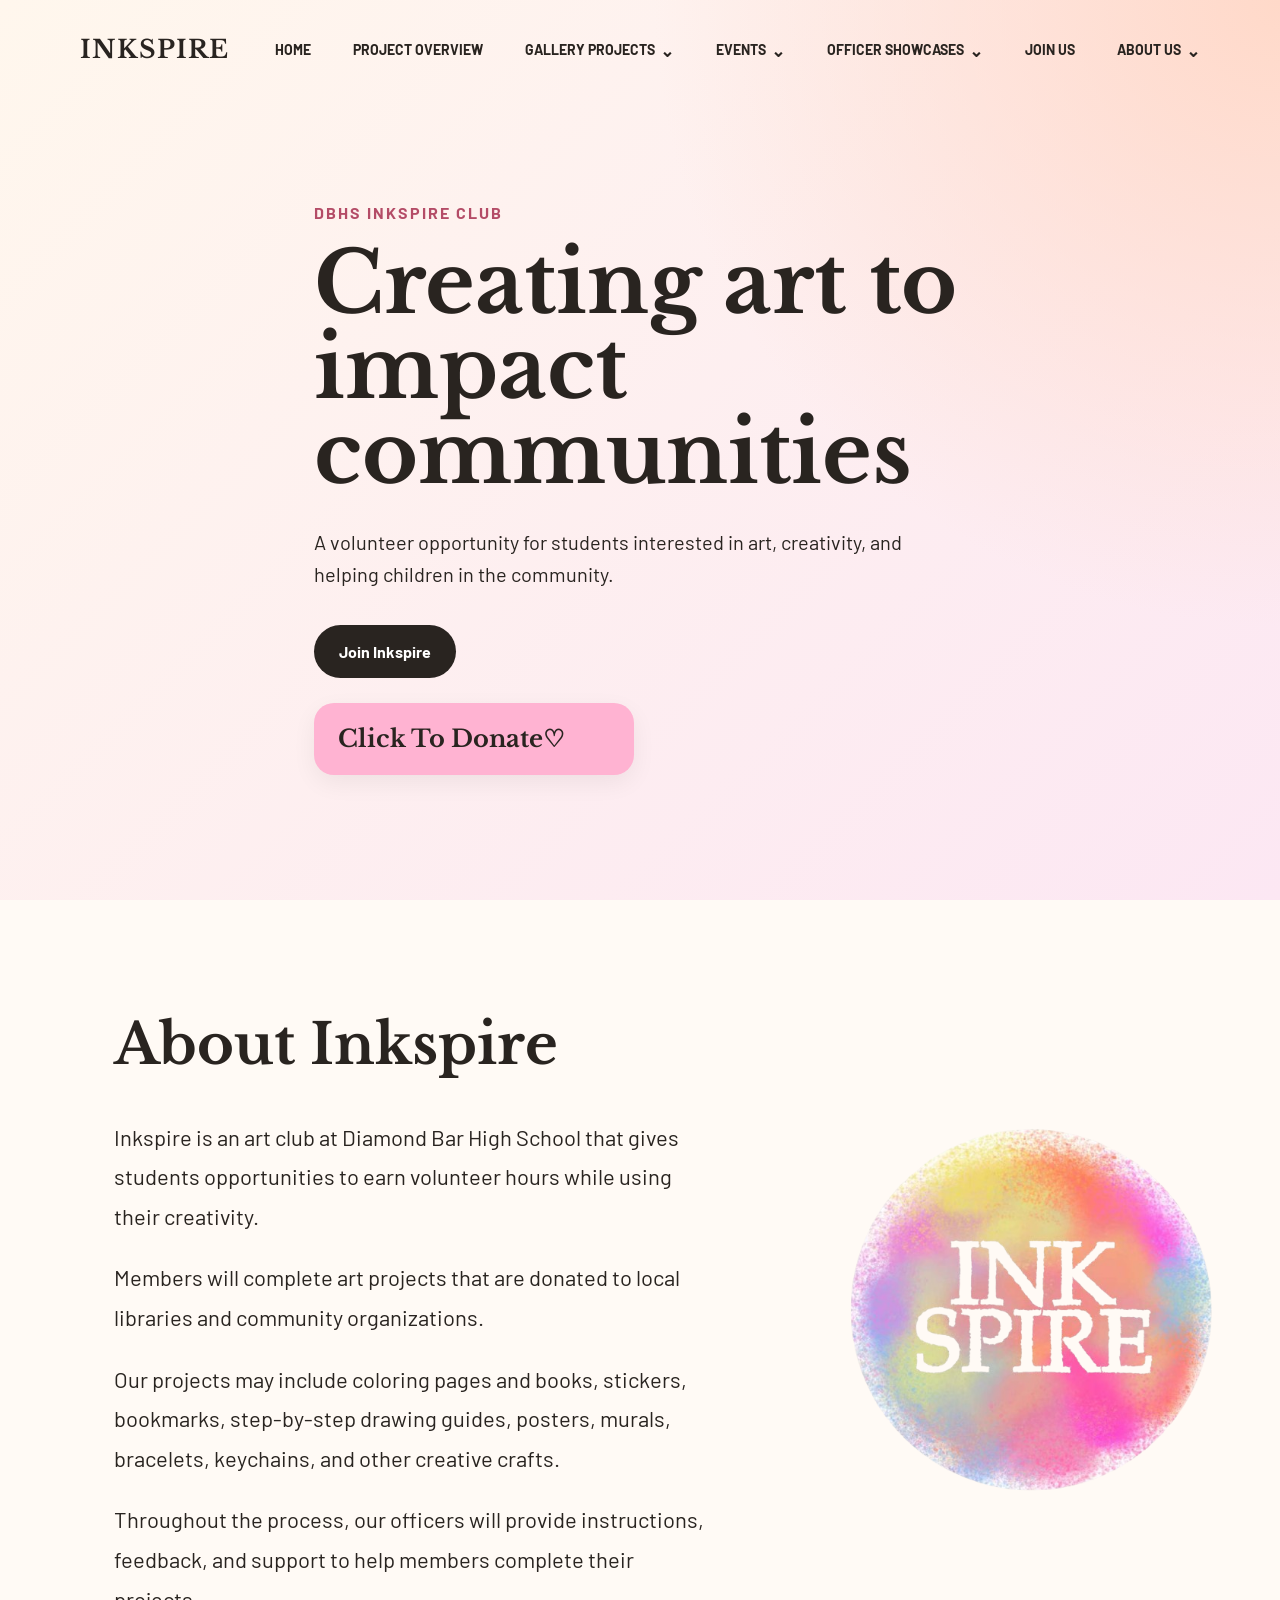
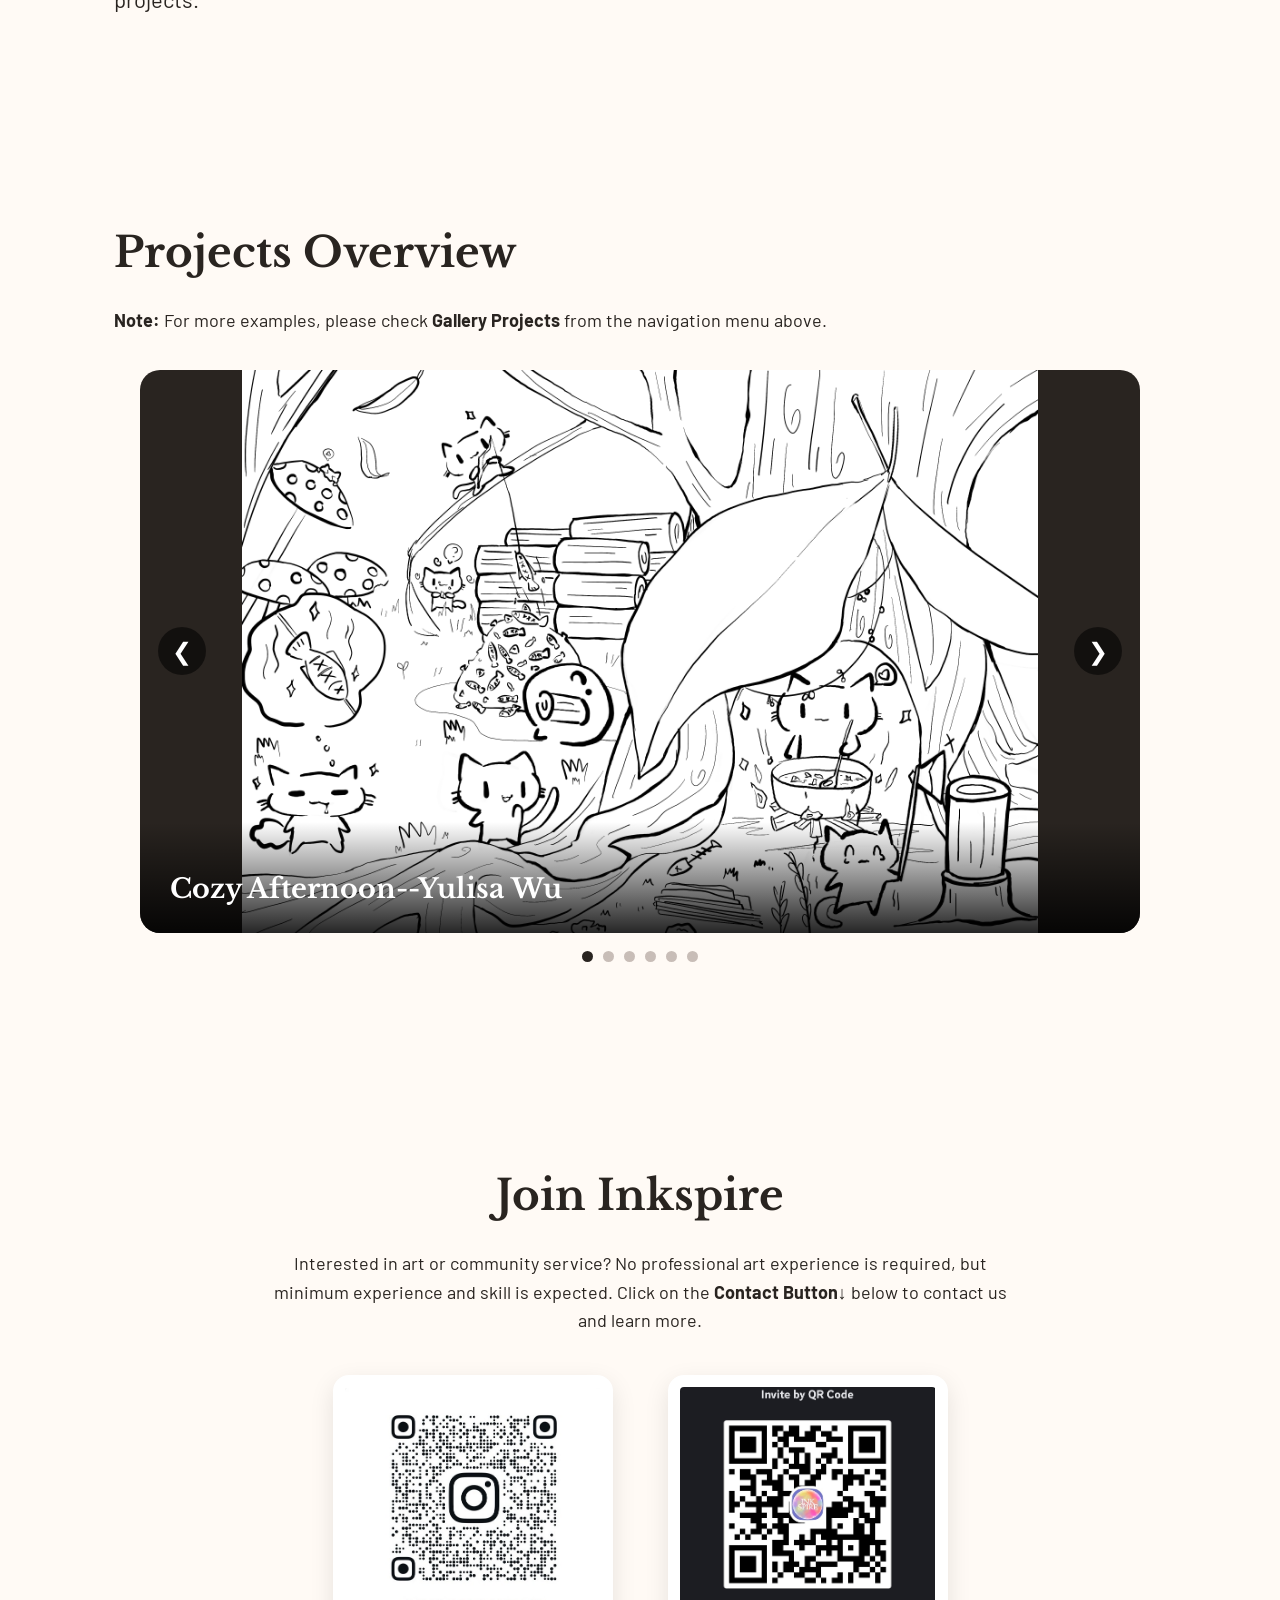
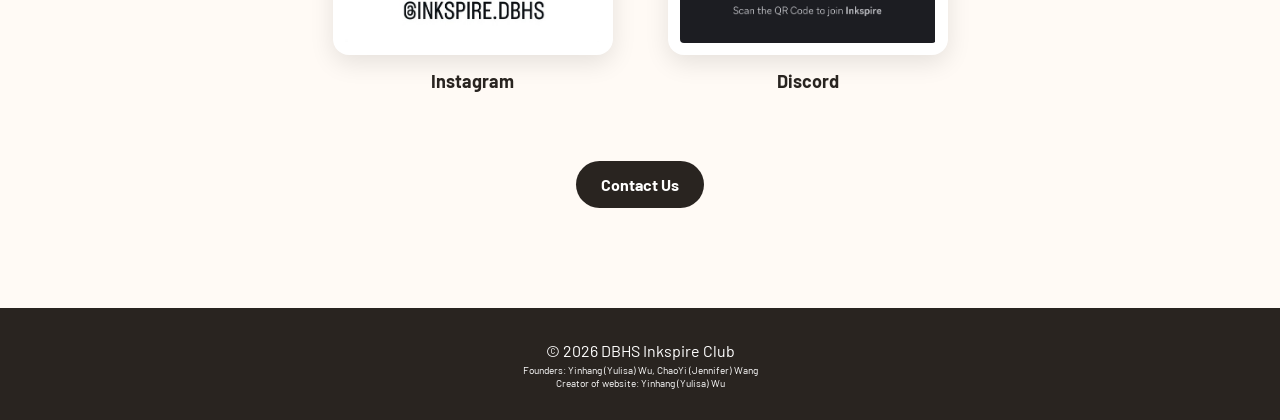
<file: index.html>
<!DOCTYPE html>
<html lang="en">
<head>
    <meta charset="UTF-8">
    <meta name="viewport" content="width=device-width, initial-scale=1.0">

    <title>DBHS Inkspire Club</title>

    <link rel="preconnect" href="https://fonts.googleapis.com">
    <link rel="preconnect" href="https://fonts.gstatic.com" crossorigin>

    <link
        href="https://fonts.googleapis.com/css2?family=Barlow:wght@300;400;500;600;700&family=Libre+Baskerville:wght@400;700&display=swap"
        rel="stylesheet"
    >

    <link rel="stylesheet" href="./style.css?v=24">

    <script src="https://accounts.google.com/gsi/client" async defer></script>
</head>


<body>
    <header>
       <nav class="navbar">
    <a class="logo" href="#">INKSPIRE</a>
<button
    class="menu-toggle"
    type="button"
    aria-label="Open navigation menu"
    aria-expanded="false"
>
    ☰
</button>
    <div class="nav-links">
        <a href="#">HOME</a>

       <a href="#projects">PROJECT OVERVIEW</a>

      <div class="dropdown">
    <a class="drop-button" href="gallery.html">
        GALLERY PROJECTS <span>⌄</span>
    </a>

    <div class="dropdown-menu">
        <a href="gallery.html#artwork">Artwork</a>
        <a href="gallery.html#events">Events</a>
    </div>
</div>


<div class="dropdown">
    <a
        class="drop-button"
        href="events.html"
    >
    EVENTS <span>⌄</span>
    </a>

    <div class="dropdown-menu">
        <a href="events.html#library-collaboration">
            Library Collaboration
        </a>

        <a href="events.html#other-events">
            Others
        </a>
    </div>
</div>


<div class="dropdown">
    <a class="drop-button" href="officers.html">
        OFFICER SHOWCASES <span>⌄</span>
    </a>

    <div class="dropdown-menu">
        <a href="officers.html#officers">Officers</a>
        <a href="officers.html#officer-work">Works</a>
    </div>
</div>

        <a href="#join">JOIN US</a>
   
        

        <div class="dropdown">
            <button class="drop-button">
                ABOUT US <span>⌄</span>
            </button>

            <div class="dropdown-menu">
                <a href="#about">Our Club</a>
                <a href="#join" class="contact-nav-link">Contact</a>
            </div>
        </div>
    </div>
</nav>

        <section class="hero">
            <p class="label">DBHS INKSPIRE CLUB</p>

            <h2>Creating art to impact communities</h2>

            <p>
                A volunteer opportunity for students interested in art,
                creativity, and helping children in the community.
            </p>

            <a class="button" href="#join">Join Inkspire</a>
       
        <a
            href="https://hcb.hackclub.com/donations/start/inkspire?message=Thanks+for+supporting+Inkspire%21&goods=true&amount=1000"
            target="_blank"
            class="donation-box"
        >
            <h2>Click To Donate♡</h2>

            <div class="donation-hover-content">
                <p>
                    Help us provide art materials and creative opportunities
                    for students in our community.
                </p>

            </div>
        </a>

        </section>
    </header>
    

    <main>
        <section id="about">
    <div class="about-header">
        <div class="about-text">
            <h2>About Inkspire</h2>

            <p>
                Inkspire is an art club at Diamond Bar High School that gives students
                opportunities to earn volunteer hours while using their creativity.
            </p>

            <p>
                Members will complete art projects that are donated to local libraries and community organizations.
            </p>

            <p>
                Our projects may include coloring pages and books, stickers, bookmarks,
                step-by-step drawing guides, posters, murals, bracelets, keychains,
                and other creative crafts.
            </p>

            <p>
                Throughout the process, our officers will provide instructions,
                feedback, and support to help members complete their projects.
            </p>
        </div>

        <div class="about-image">
            <img src="images/LOGO.png" alt="Inkspire Logo">
        </div>
    </div>
</section>

        <section id="projects">
            <h2>Projects Overview</h2>
            
               <p>
        <strong>Note:</strong>
        For more examples, please check <strong>Gallery Projects</strong> from the navigation menu above.
    </p>
<div class="project-showcase">
    <div class="showcase-slide active">
        <img
            src="images/ColoringPages/cozy-afternoon.png"
            alt="Cozy Afternoon artwork"
        >
        <h3>Cozy Afternoon--Yulisa Wu</h3>
    </div>

    <div class="showcase-slide">
        <img
            src="images/ColoringPages/star-catcher.jpeg"
            alt="Star Catcher coloring page"
        >
        <h3>Star Catcher--Jennifer Wang</h3>
    </div>

    <div class="showcase-slide">
        <img src="images/ColoringPages/Breakfast.png" 
            alt="Cozy Breakfast coloring page"
        >
        <h3>Cozy Breakfast--Yulisa Wu</h3>
    </div>

    <div class="showcase-slide">
        <img src="images/Bookmarks/Bookmark.jpg" 
            alt="Bookmark Designs"
        >
        <h3>Bookmark Designs--Jennifer Wang</h3>
    </div>

    <div class="showcase-slide">
        <img src="images/Bookmarks/Yul.jpg" 
            alt="Bookmark Designs"
        >
        <h3>Bookmark Designs--Yulisa Wu</h3>
    </div>

 <div class="showcase-slide">
        <img src="images/ColoringPages/Jennifer11.png" 
            alt="Dream of a Raccoon coloring page"
        >
        <h3>Dream of a Raccoon--Jennifer Wang</h3>
    </div>
    
    <button
        class="showcase-arrow showcase-previous"
        type="button"
        aria-label="Previous artwork"
    >
        &#10094;
    </button>

    <button
        class="showcase-arrow showcase-next"
        type="button"
        aria-label="Next artwork"
    >
        &#10095;
    </button>
</div>

<div class="showcase-dots">
    <button
        class="showcase-dot active"
        type="button"
        aria-label="Show Cozy Afternoon"
    ></button>

    <button
        class="showcase-dot"
        type="button"
        aria-label="Show Star Catcher"
    ></button>
     
    <button
        class="showcase-dot"
        type="button"
        aria-label="Show Cozy Breakfast"
    ></button>

     <button
        class="showcase-dot"
        type="button"
        aria-label="Show Bookmark Designs"
    ></button>

    <button
        class="showcase-dot"
        type="button"
        aria-label="Show Bookmark Designs"
    ></button>
 
    <button
        class="showcase-dot"
        type="button"
        aria-label="Show Dream of a Raccoon"
    ></button>

</div>
        </section>

      <section id="join">

    <h2>Join Inkspire</h2>
    

            <p>
                Interested in art or community service? No professional art
                experience is required, but minimum experience and skill is expected. Click on the <strong>Contact Button↓</Button></strong> below to contact us and learn more.
            </p>
<div class="join-qr-codes">
    <div class="join-qr-item">
        <img
            src="images/Instagram.jpg"
            alt="Inkspire Instagram QR code"
        >
        <p>Instagram</p>
    </div>

    <div class="join-qr-item">
        <img
            src="images/Discord.jpg"
            alt="Inkspire Discord QR code"
        >
        <p>Discord</p>
    </div>
</div>
            <button class="button contact-toggle" type="button">
            Contact Us
            </button>
    <div class="contact-panel" id="contact-panel">
    <form class="contact-form" id="contact-form">
        <input
    type="hidden"
    name="access_key"
    value="cdc3047f-8612-4e72-b8e7-a1ba9ee2f549"
>

<input
    type="hidden"
    name="subject"
    value="New Inkspire Website Message"
>

<input
    type="checkbox"
    name="botcheck"
    style="display:none"
>
        <div class="contact-row">

    <label>
        <span>Name</span>
        <input
            type="text"
            name="name"
            id="name-input"
            placeholder="Name (Sign In Required)"
            required
            disabled
        >
    </label>

    <div class="google-login-field">
    <div
        id="g_id_onload"
        data-client_id="927637440478-m2e06ibemsi9bi6lk9afpbsje2q3e4eu.apps.googleusercontent.com"
        data-callback="handleGoogleLogin"
        data-auto_prompt="false">
    </div>

    <div id="googleButtonWrap">
        <div
            class="g_id_signin"
            data-type="standard"
            data-size="large"
            data-theme="outline"
            data-text="signin_with"
            data-shape="rectangular"
            data-logo_alignment="left">
        </div>
    </div>

    <div id="signedEmailBox" class="signed-email-box" hidden>
        <span class="signed-check">✓</span>
        <span id="signedInEmailText"></span>
    </div>

    <input
        type="hidden"
        name="email"
        id="google-email"
    >
</div>

</div>

        <label>
            <span>Message</span>
            <textarea
                name="message"
                placeholder="Message"
                rows="7"
                required
            ></textarea>
        </label>

        <button
            class="button"
            type="submit"
            id="send-message-button"
            disabled
        >
            Send Message
        </button>

        <p class="form-status" aria-live="polite"></p>
    </form>
</div>
        </section>
    </main>

   <footer>
    <p>© 2026 DBHS Inkspire Club</p>

    <p class="footer-credit">
        Founders: Yinhang (Yulisa) Wu, ChaoYi (Jennifer) Wang
    </p>

    <p class="footer-credit">
        Creator of website: Yinhang (Yulisa) Wu
    </p>
</footer>

<script src="./script.js?v=15"></script>

</body>
</html>
</file>
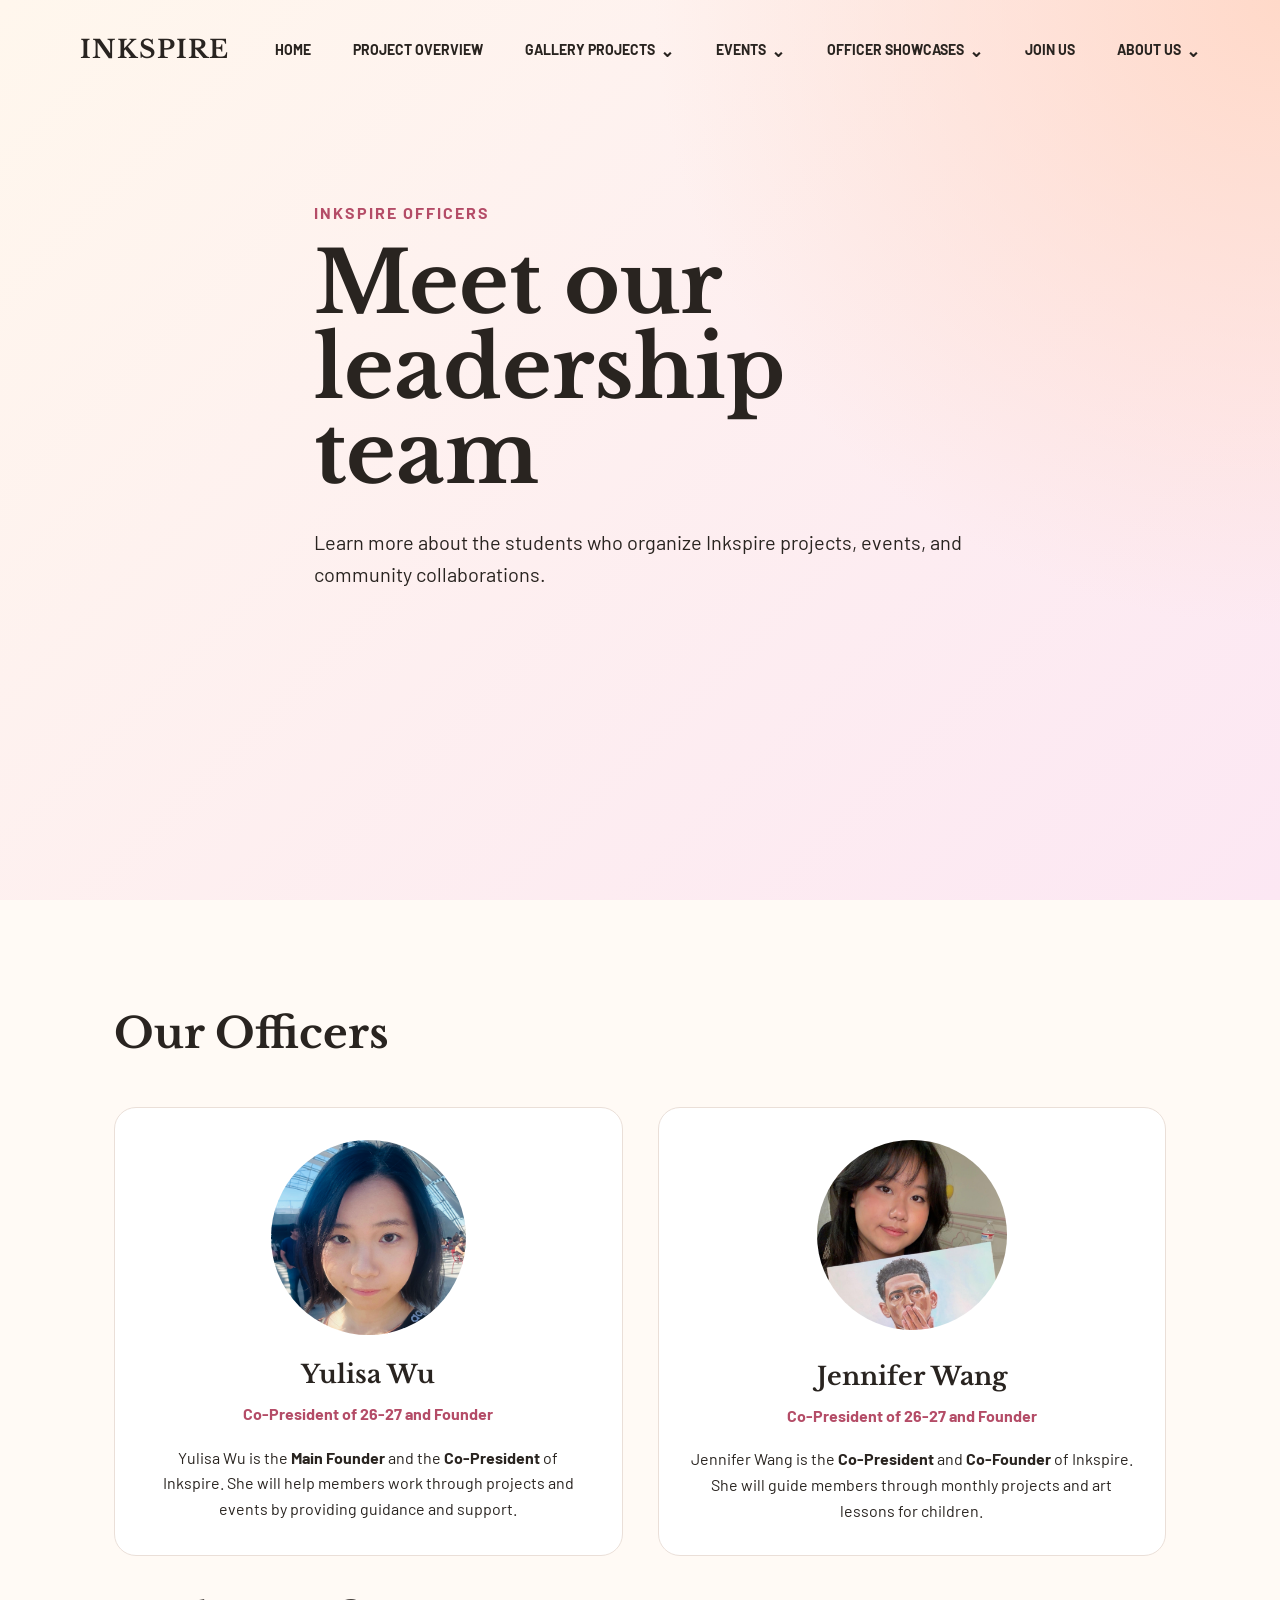
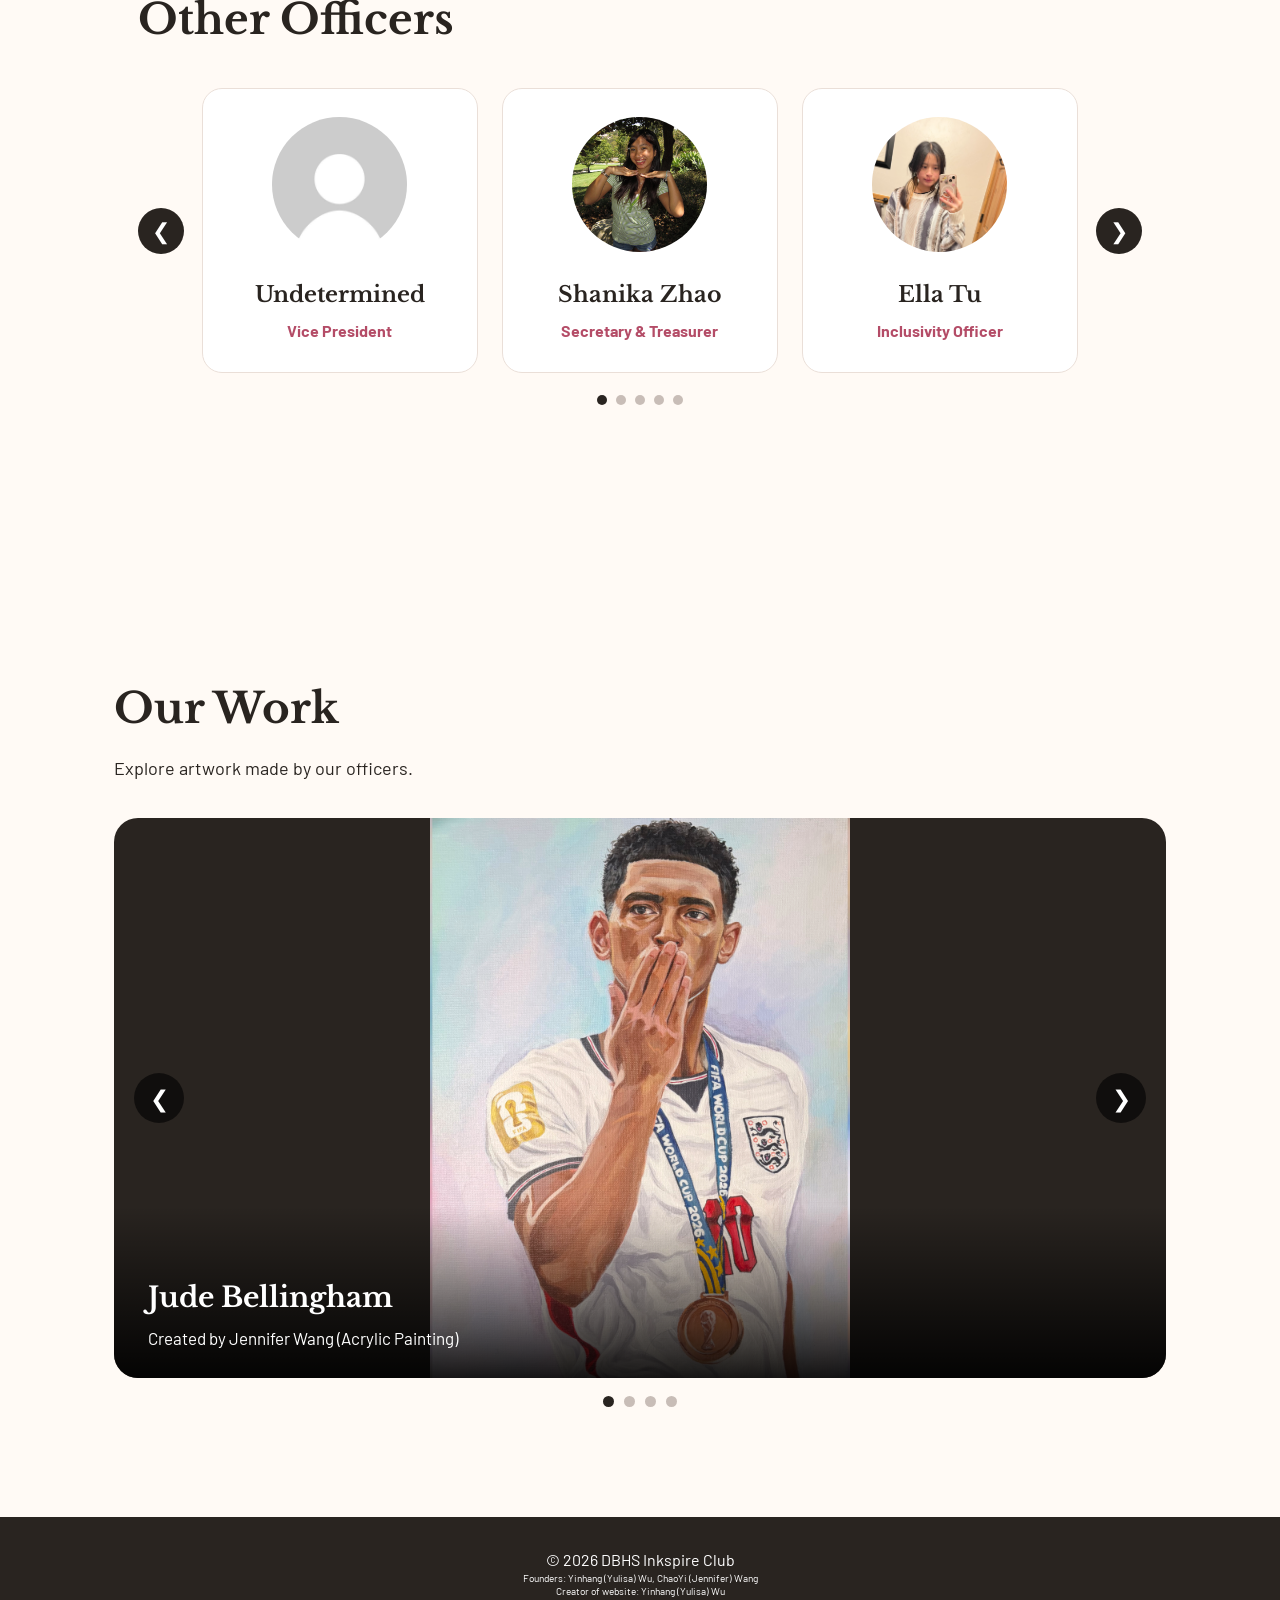
<file: officers.html>
<!DOCTYPE html>
<html lang="en">

<head>
    <meta charset="UTF-8">
    <meta name="viewport" content="width=device-width, initial-scale=1.0">

    <title>Inkspire Officers</title>

    <link rel="preconnect" href="https://fonts.googleapis.com">
    <link rel="preconnect" href="https://fonts.gstatic.com" crossorigin>

    <link
        href="https://fonts.googleapis.com/css2?family=Barlow:wght@300;400;500;600;700&family=Libre+Baskerville:wght@400;700&display=swap"
        rel="stylesheet"
    >

    <link rel="stylesheet" href="./style.css?v=21">
</head>

<body>
    <header class="officers-header">
        <nav class="navbar">
            <a class="logo" href="index.html">INKSPIRE</a>

            <button
                class="menu-toggle"
                type="button"
                aria-label="Open navigation menu"
                aria-expanded="false"
            >
                ☰
            </button>

            <div class="nav-links">
                <a href="index.html">HOME</a>
                <a href="index.html#projects">PROJECT OVERVIEW</a>

                <div class="dropdown">
                    <a class="drop-button" href="gallery.html">
                        GALLERY PROJECTS <span>⌄</span>
                    </a>

                    <div class="dropdown-menu">
                        <a href="gallery.html#artwork">Artwork</a>
                        <a href="gallery.html#events">Events</a>
                    </div>
                </div>
               
    <div class="dropdown">
    <a
        class="drop-button"
        href="events.html"
    >
    EVENTS <span>⌄</span>
    </a>

        <div class="dropdown-menu">
            <a href="events.html#library-collaboration">
                Library Collaboration
            </a>

            <a href="events.html#other-events">
                Others
            </a>
        </div>
    </div>
    
    <div class="dropdown">
        <a class="drop-button" href="officers.html">
            OFFICER SHOWCASES <span>⌄</span>
        </a>

        <div class="dropdown-menu">
            <a href="officers.html#officers">Officers</a>
            <a href="officers.html#officer-work">Works</a>
        </div>
    </div>
                <a href="index.html#join">JOIN US</a>

                <div class="dropdown">
                    <button class="drop-button" type="button">
                        ABOUT US <span>⌄</span>
                    </button>

                    <div class="dropdown-menu">
                        <a href="index.html#about">Our Club</a>
                        <a href="index.html#join">Contact</a>
                    </div>
                </div>
            </div>
        </nav>

        <section class="hero">
            <p class="label">INKSPIRE OFFICERS</p>
            <h2>Meet our leadership team</h2>

            <p>
                Learn more about the students who organize Inkspire projects,
                events, and community collaborations.
            </p>
        </section>
    </header>

    <main>
        <section id="officers">
            <h2>Our Officers</h2>

            <div class="officer-grid">
                <article class="officer-card">
                    <div class="YulisaPhotoFrame">
                        <img
                            src="images/OfficerPortraits/YulisaPortrait.jpg"
                            alt="Portrait of Yulisa Wu"
                            class="YulisaPhoto"
                        >
                    </div>

                    <h3>Yulisa Wu</h3>
                    <p class="officer-role">Co-President of 26-27 and Founder</p>

                    <p>
                        Yulisa Wu is the <strong>Main Founder</strong> and the <strong>Co-President</strong> of Inkspire. 
                        She will help members work through projects and events by providing guidance and support.
                    </p>
                </article>

                <article class="officer-card">
                    <img
                        src="images/OfficerPortraits/JenniPortrait.jpg"
                        alt="Portrait of Jennifer Wang"
                    >

                    <h3>Jennifer Wang</h3>
                    <p class="officer-role">Co-President of 26-27 and Founder</p>

                    <p>
                        Jennifer Wang is the <strong>Co-President</strong> and <strong>Co-Founder</strong> of Inkspire. 
                        She will guide members through monthly projects and art lessons for children.
                    </p>
                </article>
            </div>
            <section class="other-officers-section">
    <h2>Other Officers</h2>

    <div class="officer-carousel">
        <button
            class="officer-carousel-arrow officer-carousel-previous"
            type="button"
            aria-label="Previous officers"
        >
            &#10094;
        </button>

       <div class="officer-carousel-window">
    <div class="officer-carousel-track">

        <article class="small-officer-card">
            <img
                src="images/OfficerPortraits/VicePresident.jpg"
                alt="Portrait of the Vice President"
            >
            <h3>Undetermined</h3>
            <p class="officer-role">Vice President</p>
        </article>

        <article class="small-officer-card">
            <img
                src="images/OfficerPortraits/ShanikaPortrait.jpg"
                alt="Portrait of the Secretary and Treasurer"
            >
            <h3>Shanika Zhao</h3>
            <p class="officer-role">Secretary & Treasurer</p>
        </article>

        <article class="small-officer-card">
           <div class="EllaPhotoFrame">
                <img
                    src="images/OfficerPortraits/EllaPortrait.jpeg"
                    alt="Portrait of Ella Tu"
                    class="EllaPhoto"
                >
            </div>
            <h3>Ella Tu</h3>
            <p class="officer-role">Inclusivity Officer</p>
        </article>

        <article class="small-officer-card">
            <img
                src="images/OfficerPortraits/HalonaPortrait.jpg"
                alt="Portrait of the Inclusivity Officer"
            >
            <h3>Halona Lew</h3>
            <p class="officer-role">Inclusivity Officer</p>
        </article>

        <article class="small-officer-card">
            <img
                src="images/OfficerPortraits/JakcyPortrait.jpg"
                alt="Portrait of the first IOC Representative"
            >
            <h3>Jacky Chen</h3>
            <p class="officer-role">IOC Representative</p>
        </article> 

        <article class="small-officer-card">
            <img
                src="images/OfficerPortraits/TiffanyPortrait.png"
                alt="Portrait of the Historian"
                class="TiffanyPhoto"
            >
            <h3>Tiffany Yang</h3>
            <p class="officer-role">Historian</p>
        </article>

        <article class="small-officer-card">
            <img
                src="images/OfficerPortraits/TrinityPortrait.jpg"
                alt="Portrait of the Technician"
                class="TrinityPhoto"
            >
            <h3>Trinity Tian</h3>
            <p class="officer-role">Technician</p>
        </article>

    </div>
</div>

        <button
            class="officer-carousel-arrow officer-carousel-next"
            type="button"
            aria-label="Next officers"
        >
            &#10095;
        </button>
    </div>

    <div class="officer-carousel-dots"></div>
</section>
        </section>
    <section id="officer-work" class="officer-work-section">
    <h2>Our Work</h2>

    <p class="officer-work-intro">
        Explore artwork made by our officers.
    </p>

    <div class="officer-work-showcase">
        <div class="officer-work-slide active">
            <img
                src="images/OfficerDrawings/Jenniferr.jpg"
                alt="Artwork created by an Inkspire officer"
            >
            <div class="officer-work-caption">
                <h3>Jude Bellingham</h3>
                <p>Created by Jennifer Wang (Acrylic Painting)</p>
            </div>
        </div>

        <div class="officer-work-slide">
            <img
                src="images/OfficerDrawings/Yulisa.jpg"
                alt="Artwork created by an Inkspire officer"
            >
            <div class="officer-work-caption">
                <h3>Freedom</h3>
                <p>Created by Yulisa Wu (Acrylic Markers)</p>
            </div>
        </div>

        <div class="officer-work-slide">
            <img
                src="images/OfficerDrawings/Jennifer.jpg"
                alt="Artwork created by an Inkspire officer"
            >
            <div class="officer-work-caption">
                <h3>Benevolent Knight</h3>
                <p>Created by Jennifer Wang (Digital Art)</p>
            </div>
        </div>
        <div class="officer-work-slide">
            <img
                src="images/OfficerDrawings/Yulisaa.jpg"
                alt="Artwork created by an Inkspire officer"
            >
            <div class="officer-work-caption">
                <h3>Abstract Thoughts</h3>
                <p>Created by Yulisa Wu (Mixed Media)</p>
            </div>
        </div>

        <button
            class="officer-work-arrow officer-work-previous"
            type="button"
            aria-label="Previous project"
        >
            &#10094;
        </button>

        <button
            class="officer-work-arrow officer-work-next"
            type="button"
            aria-label="Next project"
        >
            &#10095;
        </button>
    </div>

    <div class="officer-work-dots">
        <button class="officer-work-dot active" type="button"></button>
        <button class="officer-work-dot" type="button"></button>
        <button class="officer-work-dot" type="button"></button>
        <button class="officer-work-dot" type="button"></button>
    </div>
</section>
    </main>

    <footer>
        <p>© 2026 DBHS Inkspire Club</p>

        <p class="footer-credit">
            Founders: Yinhang (Yulisa) Wu, ChaoYi (Jennifer) Wang
        </p>

        <p class="footer-credit">
            Creator of website: Yinhang (Yulisa) Wu
        </p>
    </footer>

    <script src="./script.js?v=14"></script>
<script src="./officers.js?v=4"></script>
</body>
</html>
</file>
<file: style.css>
* {
    box-sizing: border-box;
    margin: 0;
    padding: 0;
}

html {
    scroll-behavior: smooth;
}

body {
    font-family: "Barlow", Arial, sans-serif;
    background: #fffaf5;
    color: #292420;
    line-height: 1.6;
}

h1,
h2,
h3,
.logo {
    font-family: "Libre Baskerville", Baskerville, Georgia, serif;
    font-weight: 700;
}

button,
input,
textarea {
    font-family: "Barlow", Arial, sans-serif;
}

header {
    min-height: 100vh;
    background:
        radial-gradient(circle at top right, #ffd9c9, transparent 40%),
        linear-gradient(135deg, #fff7ed, #fce7f3);
}

.navbar {
    max-width: 1200px;
    margin: auto;
    padding: 30px 40px;

    display: flex;
    align-items: center;
    justify-content: space-between;

    position: relative;
    z-index: 100;
}

.logo {
    color: #292420;
    font-size: 25px;
    font-weight: 800;
    text-decoration: none;
    letter-spacing: 1px;
}

.nav-links {
    display: flex;
    align-items: center;
    gap: 42px;
}

.nav-links > a,
.drop-button {
    color: #292420;
    font-family: "Barlow", Arial, sans-serif;
    font-size: 14px;
    font-weight: 700;
    text-decoration: none;
    background: none;
    border: none;
    cursor: pointer;
}


.nav-links > a:hover,
.drop-button:hover {
    opacity: 0.65;
}

.drop-button span {
    margin-left: 5px;
    font-size: 17px;
    line-height: 1;
}

.dropdown {
    position: relative;
}

.dropdown-menu {
    display: none;
    position: absolute;
    top: 100%;
    left: 0;
    min-width: 175px;
    padding: 10px 0;
    background: white;
    border-radius: 8px;
    box-shadow: 0 8px 25px rgba(0, 0, 0, 0.15);
    z-index: 1000;
}

.dropdown-menu a {
    display: block;
    padding: 10px 18px;
    color: #292420;
    text-decoration: none;
    font-size: 14px;
    white-space: nowrap;
}

.dropdown-menu a:hover {
    background: #fff1eb;
}

.dropdown:hover .dropdown-menu {
    display: block;
}

.hero {
    max-width: 700px;
    margin: auto;
    padding: 150px 24px 100px;
}

.label {
    color: #b44c67;
    font-weight: 700;
    letter-spacing: 2px;
    margin-bottom: 15px;
}

.hero h2 {
    max-width: 750px;
    font-size: clamp(48px, 8vw, 85px);
    line-height: 1;
    margin-bottom: 30px;
}

.hero > p:not(.label) {
    max-width: 650px;
    font-size: 20px;
    margin-bottom: 35px;
}

.button {
    display: inline-block;
    padding: 14px 25px;
    background: #292420;
    color: white;
    text-decoration: none;
    border-radius: 100px;
    font-weight: 700;
}

main section {
    max-width: 1100px;
    margin: auto;
    padding: 100px 24px;
}

main h2 {
    font-size: 42px;
    margin-bottom: 20px;
}

main section > p {
    max-width: 750px;
    font-size: 18px;
}

.cards {
    display: grid;
    grid-template-columns: repeat(3, 1fr);
    gap: 20px;
    margin-top: 40px;
}

.card {
    padding: 32px;
    background: white;
    border: 1px solid #eadfd8;
    border-radius: 20px;
}

.card h3 {
    margin-bottom: 12px;
}

#join {
    text-align: center;
}

#join p {
    margin: 0 auto 30px;
}

footer {
    padding: 30px;
    text-align: center;
    background: #292420;
    color: white;
}
    .hero {
        padding-top: 100px;
    }

    .cards {
        grid-template-columns: 1fr;
    }
#about > p {
    margin-bottom: 35px !important;
}

#about > p:last-child {
    margin-bottom: 0 !important;
}
.footer-credit {
    font-size: 13px;
}
.footer-credit {
    font-size: 10px;
}
.footer-credit {
    font-size: 10px;
    line-height: 1.3;
}
/* Large project slideshow */

.project-showcase {
    position: relative;
    width: 100%;
    max-width: 1000px;
    aspect-ratio: 16 / 9;
    margin: 35px auto 0;
    overflow: hidden;

    background: #292420;
    border-radius: 20px;
}

.showcase-slide {
    position: absolute;
    inset: 0;
    width: 100%;
    height: 100%;

    opacity: 0;
    visibility: hidden;
    pointer-events: none;

    transition:
        opacity 1.5s ease-in-out,
        visibility 1.5s ease-in-out;
}

.showcase-slide.active {
    opacity: 1;
    visibility: visible;
    pointer-events: auto;
}


.showcase-slide img {
    display: block;
    width: 100%;
    height: 100%;
    max-width: 100%;

    object-fit: contain;
}
.showcase-slide h3 {
    position: absolute;
    right: 0;
    bottom: 0;
    left: 0;

    margin: 0;
    padding: 45px 30px 22px;

    color: white;
    font-size: 27px;

    background: linear-gradient(
        transparent,
        rgba(0, 0, 0, 0.85)
    );
}

.showcase-arrow {
    position: absolute;
    top: 50%;
    z-index: 5;

    width: 48px;
    height: 48px;

    border: none;
    border-radius: 50%;

    color: white;
    background: rgba(0, 0, 0, 0.55);

    font-size: 24px;
    cursor: pointer;

    transform: translateY(-50%);
}

.showcase-arrow:hover {
    background: rgba(0, 0, 0, 0.85);
}

.showcase-previous {
    left: 18px;
}

.showcase-next {
    right: 18px;
}

.showcase-dots {
    display: flex;
    justify-content: center;
    gap: 10px;

    max-width: 1000px;
    margin: 18px auto 0;
}

.showcase-dot {
    width: 11px;
    height: 11px;

    border: none;
    border-radius: 50%;

    background: #c8bdb7;
    cursor: pointer;
}

.showcase-dot.active {
    background: #292420;
}

@media (max-width: 700px) {
    .project-showcase {
        aspect-ratio: 4 / 3;
    }

    .showcase-slide h3 {
        padding: 35px 20px 18px;
        font-size: 21px;
    }

    .showcase-arrow {
        width: 40px;
        height: 40px;
        font-size: 19px;
    }
}
.showcase-arrow {
    z-index: 20;
    pointer-events: auto;
}

.showcase-slide h3 {
    pointer-events: none;
}
/* Gallery page category sections */

.gallery-header {
    min-height: 100vh;
    background:
        radial-gradient(circle at top right, #ffd9c9, transparent 40%),
        linear-gradient(135deg, #fff7ed, #fce7f3);
        url("");
    background-size: cover;
    background-position: center;
    background-repeat: no-repeat;
}

.gallery-category {
    margin-top: 65px;
}

.gallery-category:first-of-type {
    margin-top: 35px;
}

.category-title {
    margin-bottom: 20px;
    font-size: 28px;
    text-align: center;
}

/* Smaller gallery slideshow */

.category-showcase {
    position: relative;
    width: 100%;
    max-width: 650px;
    aspect-ratio: 16 / 9;
    margin: 20px auto 0;
    overflow: hidden;

    background: #292420;
    border-radius: 18px;
}

.category-slide {
    position: absolute;
    inset: 0;

    width: 100%;
    height: 100%;

    opacity: 0;
    visibility: hidden;
    pointer-events: none;

    transition:
        opacity 1.2s ease-in-out,
        visibility 1.2s ease-in-out;
}

.category-slide.active {
    opacity: 1;
    visibility: visible;
    pointer-events: auto;
}

.category-slide img {
    display: block;
    width: 100%;
    height: 100%;
    object-fit: contain;
}

.category-slide h3 {
    position: absolute;
    right: 0;
    bottom: 0;
    left: 0;

    margin: 0;
    padding: 40px 24px 18px;

    color: white;
    font-size: 22px;

    background: linear-gradient(
        transparent,
        rgba(0, 0, 0, 0.88)
    );

    pointer-events: none;
}

/* Gallery slideshow arrows */

.category-arrow {
    position: absolute;
    top: 50%;
    z-index: 20;

    width: 42px;
    height: 42px;

    border: none;
    border-radius: 50%;

    color: white;
    background: rgba(0, 0, 0, 0.6);

    font-size: 20px;
    cursor: pointer;

    transform: translateY(-50%);
}

.category-arrow:hover {
    background: rgba(0, 0, 0, 0.9);
}

.category-previous {
    left: 15px;
}

.category-next {
    right: 15px;
}

/* Gallery slideshow dots */

.category-dots {
    display: flex;
    justify-content: center;
    gap: 9px;

    margin-top: 14px;
}

.category-dot {
    width: 10px;
    height: 10px;

    padding: 0;
    border: none;
    border-radius: 50%;

    background: #c8bdb7;
    cursor: pointer;
}

.category-dot.active {
    background: #292420;
}

/* Events section */

#events {
    margin-top: 30px;
    border-top: 1px solid #eadfd8;
}

/* Gallery mobile layout */

@media (max-width: 700px) {
    .gallery-category {
        margin-top: 45px;
    }

    .category-title {
        font-size: 24px;
    }

    .category-showcase {
        max-width: 100%;
        aspect-ratio: 4 / 3;
    }

    .category-slide h3 {
        padding: 32px 18px 15px;
        font-size: 19px;
    }

    .category-arrow {
        width: 38px;
        height: 38px;
        font-size: 17px;
    }
}
/* Page and navigation fading */

body {
    animation: page-fade-in 1s ease both;
    transition: opacity 0.4s ease;
}

body.page-leaving {
    opacity: 0;
}

.section-fade {
    animation: section-fade-in 0.7s ease;
}

@keyframes page-fade-in {
    from {
        opacity: 0;
    }

    to {
        opacity: 1;
    }
}

@keyframes section-fade-in {
    from {
        opacity: 0.15;
        transform: translateY(20px);
    }

    to {
        opacity: 1;
        transform: translateY(0);
    }
}
/* Two gallery categories per row */

.category-grid {
    display: grid;
    grid-template-columns: repeat(2, minmax(0, 1fr));
    align-items: start;
    gap: 60px 35px;
    margin-top: 45px;
}

.category-grid .gallery-category,
.category-grid .gallery-category:first-of-type {
    min-width: 0;
    margin: 0;
}

.category-title {
    margin-bottom: 18px;
    text-align: center;
    font-size: 26px;
}

.category-showcase {
    width: 100%;
    max-width: none;
    aspect-ratio: 4 / 3;
    margin: 0;
}

/* One category per row on smaller screens */

@media (max-width: 800px) {
    .category-grid {
        grid-template-columns: 1fr;
        gap: 50px;
    }

    .category-showcase {
        max-width: 650px;
        margin: 0 auto;
    }
}
.menu-toggle {
    display: none;
    border: none;
    background: transparent;
    color: #292420;
    font-size: 30px;
    cursor: pointer;
}

@media (max-width: 900px) {
    .navbar {
        padding: 25px 24px;
        flex-wrap: wrap;
    }

    .menu-toggle {
        display: block;
        margin-left: auto;
    }

    .nav-links {
        display: none;
        width: 100%;
        margin-top: 20px;
        padding: 18px;

        flex-direction: column;
        align-items: stretch;
        gap: 8px;

        background: white;
        border-radius: 14px;
        box-shadow: 0 10px 30px rgba(0, 0, 0, 0.12);
    }

    .nav-links.mobile-open {
        display: flex;
    }

    .nav-links > a,
    .drop-button {
        display: block;
        width: 100%;
        padding: 12px 10px;
        text-align: left;
    }

    .dropdown {
        width: 100%;
    }

    .dropdown-menu {
        display: none;
        position: static;

        width: 100%;
        margin: 0;
        padding: 4px 0 4px 18px;

        background: transparent;
        box-shadow: none;
    }

    .dropdown.mobile-open .dropdown-menu {
        display: block;
    }

    /* Disable desktop hover behavior on mobile */
    .dropdown:hover .dropdown-menu {
        display: none;
    }

    .dropdown.mobile-open:hover .dropdown-menu {
        display: block;
    }
}
/* Contact form */

.contact-toggle {
    border: none;
    font-family: inherit;
    font-size: 16px;
    cursor: pointer;
}

.contact-panel {
    width: 100%;
    max-width: 900px;
    max-height: 0;
    margin: 0 auto;
    overflow: hidden;

    opacity: 0;
    transform: translateY(-15px);

    transition:
        max-height 0.7s ease,
        opacity 0.5s ease,
        transform 0.5s ease,
        margin-top 0.5s ease;
}

.contact-panel.open {
    max-height: 800px;
    margin-top: 35px;

    opacity: 1;
    transform: translateY(0);
}

.contact-form {
    padding: 45px;
    text-align: left;

    background: #f0eeee;
    border-radius: 18px;
}

.contact-row {
    display: grid;
    grid-template-columns: repeat(2, minmax(0, 1fr));
    gap: 18px;
    margin-bottom: 18px;
}

.contact-form label {
    display: block;
}

.contact-form label span {
    position: absolute;
    width: 1px;
    height: 1px;
    overflow: hidden;
    clip: rect(0, 0, 0, 0);
}

.contact-form input,
.contact-form textarea {
    width: 100%;
    padding: 17px 18px;

    border: 1px solid #cbc7c5;
    border-radius: 9px;

    background: transparent;
    color: #292420;

    font: inherit;
}

.contact-form textarea {
    margin-bottom: 22px;
    resize: vertical;
}

.contact-form input:focus,
.contact-form textarea:focus {
    outline: 2px solid #b44c67;
    outline-offset: 2px;
}

@media (max-width: 700px) {
    .contact-form {
        padding: 25px;
    }

    .contact-row {
        grid-template-columns: 1fr;
    }
}
.form-status {
    min-height: 24px;
    margin-top: 18px;
    color: #b44c67;
    font-weight: 600;
}

.form-success {
    padding: 55px 25px;
    text-align: center;
    animation: form-success-fade 0.6s ease;
}

.form-success h3 {
    margin-bottom: 12px;
    font-size: 34px;
}

.form-success p {
    max-width: 550px;
    margin: 0 auto;
    font-size: 18px;
}

@keyframes form-success-fade {
    from {
        opacity: 0;
        transform: translateY(16px);
    }

    to {
        opacity: 1;
        transform: translateY(0);
    }
}

button:disabled {
    cursor: wait;
    opacity: 0.7;
}
.about-header {
    display: grid;
    grid-template-columns: minmax(0, 1fr) 380px;
    align-items: center;
    column-gap: 80px;
}

.about-text {
    min-width: 0;
}

.about-text h2 {
    font-size: 56px;
    margin-bottom: 28px;
}

.about-text p {
    font-size: 22px;
    line-height: 1.8;
    margin-bottom: 22px;
}

.about-text p:last-child {
    margin-bottom: 0;
}

.about-image {
    width: 380px;
    justify-self: end;
    align-self: center;
    transform: translateX(55px);
}

.about-image img {
    display: block;
    width: 380px;
    height: auto;
    max-width: none;
}

@media (max-width: 700px) {
    .about-header {
        grid-template-columns: 1fr;
        row-gap: 35px;
    }

    .about-image {
        width: 100%;
        justify-self: center;
        transform: none;
    }

    .about-image img {
        width: 230px;
        max-width: 100%;
        margin: 0 auto;
    }

    .about-text h2 {
        font-size: 42px;
    }

    .about-text p {
        font-size: 18px;
        line-height: 1.7;
    }
}
.join-qr-codes {
    display: flex;
    justify-content: center;
    align-items: flex-start;
    gap: 55px;
    margin: 40px auto 35px;
}

.join-qr-item {
    text-align: center;
}

.join-qr-item img {
    display: block;
    width: 280px;
    height: 280px;
    object-fit: contain;
    margin: 0 auto 12px;
    padding: 12px;
    background: white;
    border-radius: 16px;
    box-shadow: 0 8px 24px rgba(0, 0, 0, 0.1);
}

.join-qr-item p {
    margin: 0;
    font-size: 18px;
    font-weight: 700;
}

@media (max-width: 600px) {
    .join-qr-codes {
        gap: 16px;
    }

    .join-qr-item img {
        width: 150px;
        height: 150px;
        padding: 8px;
    }

    .join-qr-item p {
        font-size: 15px;
    }
}
.officer-grid {
    display: grid;
    grid-template-columns: repeat(2, minmax(0, 1fr));
    gap: 35px;
    margin-top: 40px;
}

.officer-card {
    padding: 32px;
    text-align: center;
    background: white;
    border: 1px solid #eadfd8;
    border-radius: 22px;
}

.officer-card img {
    width: 190px;
    height: 190px;
    object-fit: cover;
    object-position: center 30%;
    border-radius: 50%;
    margin-bottom: 20px;
}

.TiffanyPhoto {
    object-position: center 20%;
}

.EllaPhoto {
    object-position: 45% 18%;
}

.TrinityPhoto {
    object-position: center 20%;
}

.YulisaPhotoFrame {
    width: 195px;
    height: 195px;
    border-radius: 50%;
    overflow: hidden;
    margin: 0 auto 20px;
}

.YulisaPhotoFrame .YulisaPhoto {
    width: 210px !important;
    height: 210px !important;
    max-width: none;
    object-fit: cover;
    border-radius: 0 !important;
    margin: 0 !important;

    transform: translateX(-15px);
}

.officer-card h3 {
    margin-bottom: 6px;
    font-size: 25px;
}

.officer-role {
    margin-bottom: 18px;
    color: #b44c67;
    font-weight: 700;
}

@media (max-width: 700px) {
    .officer-grid {
        grid-template-columns: 1fr;
    }

    .officer-card img {
        width: 160px;
        height: 160px;
    }
}
.other-officers-section {
    max-width: 1100px;
    margin: 0 auto;
    padding: 30px 24px 100px;
}

.other-officers-section h2 {
    margin-bottom: 35px;
    font-size: 42px;
}

.officer-carousel {
    position: relative;
    display: flex;
    align-items: center;
    gap: 18px;
}

.officer-carousel-window {
    width: 100%;
    overflow: hidden;
}

.officer-carousel-track {
    display: flex;
    gap: 24px;
    transition: transform 0.6s ease;
}

.small-officer-card {
    flex: 0 0 calc((100% - 48px) / 3);
    padding: 28px 20px;
    text-align: center;

    background: white;
    border: 1px solid #eadfd8;
    border-radius: 20px;
}

.small-officer-card img {
    width: 135px;
    height: 135px;
    margin-bottom: 18px;

    object-fit: cover;
    border-radius: 50%;
}

.small-officer-card h3 {
    margin-bottom: 6px;
    font-size: 22px;
}

.small-officer-card .officer-role {
    margin: 0;
    color: #b44c67;
    font-weight: 700;
}

.officer-carousel-arrow {
    flex-shrink: 0;

    width: 46px;
    height: 46px;

    border: none;
    border-radius: 50%;

    color: white;
    background: #292420;

    font-size: 22px;
    cursor: pointer;
}

.officer-carousel-arrow:hover {
    opacity: 0.75;
}

.officer-carousel-dots {
    display: flex;
    justify-content: center;
    gap: 9px;
    margin-top: 22px;
}

.officer-carousel-dot {
    width: 10px;
    height: 10px;

    padding: 0;
    border: none;
    border-radius: 50%;

    background: #c8bdb7;
    cursor: pointer;
}

.officer-carousel-dot.active {
    background: #292420;
}

@media (max-width: 850px) {
    .small-officer-card {
        flex-basis: calc((100% - 24px) / 2);
    }
}

@media (max-width: 600px) {
    .small-officer-card {
        flex-basis: 100%;
    }

    .officer-carousel {
        gap: 8px;
    }

    .officer-carousel-arrow {
        width: 38px;
        height: 38px;
        font-size: 17px;
    }
}
.officer-work-section {
    max-width: 1100px;
    margin: 0 auto;
    padding: 70px 24px 110px;
}

.officer-work-section h2 {
    margin-bottom: 12px;
    font-size: 42px;
}

.officer-work-intro {
    margin-bottom: 35px;
    font-size: 18px;
}

.officer-work-showcase {
    position: relative;
    width: 100%;
    min-height: 560px;
    overflow: hidden;

    background: #292420;
    border-radius: 24px;
}

.officer-work-slide {
    position: absolute;
    inset: 0;

    opacity: 0;
    visibility: hidden;
    pointer-events: none;

    transition:
        opacity 1.2s ease,
        visibility 1.2s ease;
}

.officer-work-slide.active {
    opacity: 1;
    visibility: visible;
    pointer-events: auto;
}

.officer-work-slide img {
    width: 100%;
    height: 560px;
    object-fit: contain;
    display: block;
}

.officer-work-caption {
    position: absolute;
    right: 0;
    bottom: 0;
    left: 0;

    padding: 70px 34px 26px;

    color: white;
    background: linear-gradient(
        transparent,
        rgba(0, 0, 0, 0.9)
    );
}

.officer-work-caption h3 {
    margin-bottom: 4px;
    font-size: 28px;
}

.officer-work-caption p {
    margin: 0;
    font-size: 17px;
}

.officer-work-arrow {
    position: absolute;
    top: 50%;
    z-index: 20;

    width: 50px;
    height: 50px;

    border: none;
    border-radius: 50%;

    color: white;
    background: rgba(0, 0, 0, 0.6);

    font-size: 23px;
    cursor: pointer;
    transform: translateY(-50%);
}

.officer-work-previous {
    left: 20px;
}

.officer-work-next {
    right: 20px;
}

.officer-work-dots {
    display: flex;
    justify-content: center;
    gap: 10px;
    margin-top: 18px;
}

.officer-work-dot {
    width: 11px;
    height: 11px;

    border: none;
    border-radius: 50%;

    background: #c8bdb7;
    cursor: pointer;
}

.officer-work-dot.active {
    background: #292420;
}

@media (max-width: 700px) {
    .officer-work-showcase {
        min-height: 420px;
    }

    .officer-work-slide img {
        height: 420px;
    }

    .officer-work-caption {
        padding: 55px 22px 20px;
    }

    .officer-work-caption h3 {
        font-size: 23px;
    }
}
.events-showcase {
    position: relative;
    width: 100%;
    max-width: 900px;
    aspect-ratio: 16 / 9;
    margin: 35px auto 0;
    overflow: hidden;

    background: #292420;
    border-radius: 20px;
}

.events-slide {
    position: absolute;
    inset: 0;

    opacity: 0;
    visibility: hidden;
    pointer-events: none;

    transition:
        opacity 1.2s ease,
        visibility 1.2s ease;
}

.events-slide.active {
    opacity: 1;
    visibility: visible;
    pointer-events: auto;
}

.events-slide img {
    display: block;
    width: 100%;
    height: 100%;
    object-fit: contain;
}

.events-slide h3 {
    position: absolute;
    right: 0;
    bottom: 0;
    left: 0;

    margin: 0;
    padding: 55px 28px 22px;

    color: white;
    font-size: 25px;

    background: linear-gradient(
        transparent,
        rgba(0, 0, 0, 0.88)
    );

    pointer-events: none;
}

.events-arrow {
    position: absolute;
    top: 50%;
    z-index: 20;

    width: 48px;
    height: 48px;

    border: none;
    border-radius: 50%;

    color: white;
    background: rgba(0, 0, 0, 0.6);

    font-size: 22px;
    cursor: pointer;

    transform: translateY(-50%);
}

.events-previous {
    left: 18px;
}

.events-next {
    right: 18px;
}

.events-dots {
    display: flex;
    justify-content: center;
    gap: 10px;
    margin-top: 18px;
}

.events-dot {
    width: 11px;
    height: 11px;

    padding: 0;
    border: none;
    border-radius: 50%;

    background: #c8bdb7;
    cursor: pointer;
}

.events-dot.active {
    background: #292420;
}

@media (max-width: 700px) {
    .events-showcase {
        aspect-ratio: 4 / 3;
    }

    .events-slide h3 {
        font-size: 20px;
        padding: 40px 20px 17px;
    }

    .events-arrow {
        width: 40px;
        height: 40px;
        font-size: 18px;
    }
}
/* Events slideshow */

.events-showcase {
    position: relative;
    width: 100%;
    max-width: 900px;
    aspect-ratio: 16 / 9;
    margin: 35px auto 0;
    overflow: hidden;
    background: #292420;
    border-radius: 20px;
}

.events-slide {
    position: absolute;
    inset: 0;
    width: 100%;
    height: 100%;

    opacity: 0;
    visibility: hidden;
    pointer-events: none;

    transition:
        opacity 1.2s ease,
        visibility 1.2s ease;
}

.events-slide.active {
    opacity: 1;
    visibility: visible;
    pointer-events: auto;
}

.events-slide img {
    display: block;
    width: 100%;
    height: 100%;
    object-fit: contain;
}

.events-slide h3 {
    position: absolute;
    right: 0;
    bottom: 0;
    left: 0;

    margin: 0;
    padding: 55px 28px 22px;

    color: white;
    font-size: 25px;

    background: linear-gradient(
        transparent,
        rgba(0, 0, 0, 0.88)
    );

    pointer-events: none;
}

.events-arrow {
    position: absolute;
    top: 50%;
    z-index: 20;

    width: 48px;
    height: 48px;

    border: none;
    border-radius: 50%;

    color: white;
    background: rgba(0, 0, 0, 0.6);

    font-size: 22px;
    cursor: pointer;

    transform: translateY(-50%);
}

.events-previous {
    left: 18px;
}

.events-next {
    right: 18px;
}

.events-dots {
    display: flex;
    justify-content: center;
    gap: 10px;
    margin-top: 18px;
}

.events-dot {
    width: 11px;
    height: 11px;
    padding: 0;
    border: none;
    border-radius: 50%;
    background: #c8bdb7;
    cursor: pointer;
}

.events-dot.active {
    background: #292420;
}

@media (max-width: 700px) {
    .events-showcase {
        aspect-ratio: 4 / 3;
    }

    .events-slide h3 {
        font-size: 20px;
        padding: 40px 20px 17px;
    }

    .events-arrow {
        width: 40px;
        height: 40px;
        font-size: 18px;
    }
}
.join-mascot {
    display: block;
    width: 380px;
    max-width: 85%;
    height: auto;
    margin: -60px auto 15px;
}

@media (max-width: 700px) {
    .join-mascot {
        width: 180px;
        max-width: 55vw;
        margin: -10px auto 20px;
    }
}

/*contact form style*/
.contact-row {
    display: grid;
    grid-template-columns: 1fr 1fr;
    gap: 16px;
    align-items: start;
}

.contact-row label,
.google-login-field {
    width: 100%;
}

.contact-row label {
    display: flex;
    flex-direction: column;
    gap: 8px;
}

.google-login-field {
    display: flex;
    flex-direction: column;
    gap: 0px;
}

#g_id_onload {
    display: none;
}

.signed-email-box {
    margin: 0;
}

.google-login-field > span,
.contact-row label span {
    font-size: 15px;
    color: #4b403c;
    font-weight: 500;
}

.google-login-box {
    background: white;
    border: 1px solid #cfc6c0;
    border-radius: 8px;
    min-height: 56px;
    padding: 8px 10px;
    display: flex;
    align-items: center;
    box-sizing: border-box;
}

.google-login-box .g_id_signin {
    width: 100%;
}

#signedInEmail {
    margin: 0;
    min-height: 18px;
    font-size: 14px;
    color: #b44c67;
}

#send-message-button:disabled {
    opacity: 0.55;
    cursor: not-allowed;
}

@media (max-width: 700px) {
    .contact-row {
        grid-template-columns: 1fr;
    }
}
.contact-row {
    display: grid;
    grid-template-columns: 1fr 1fr;
    gap: 16px;
    align-items: start;
}

.google-login-field {
    width: 100%;
}

.google-login-field .g_id_signin {
    width: 100%;
}

#signedInEmail {
    margin: 6px 0 0;
    font-size: 13px;
    color: #c44c6a;
}

.google-login-field {
    width: 100%;
}

.google-login-field .g_id_signin {
    width: 100%;
}

.signed-email-box {
    height: 56px;
    width: 100%;
    box-sizing: border-box;
    border: 1px solid #bfb8b2;
    border-radius: 8px;
    background: #f7f7f7;
    color: #7b7b7b;
    display: flex;
    align-items: center;
    gap: 10px;
    padding: 0 16px;
    font-size: 15px;
}

.signed-check {
    color: #5f8a68;
    font-weight: 700;
    font-size: 16px;
}

.signed-email-box[hidden] {
    display: none !important;
}

@media (max-width: 700px) {

    .contact-row {
        display: flex !important;
        flex-direction: column !important;
        gap: 18px;
        width: 100%;
    }

    .contact-row > label,
    .google-login-field {
        width: 100% !important;
        min-width: 0 !important;
    }

    .contact-row input[type="text"] {
        width: 100% !important;
        box-sizing: border-box;
    }

    #googleButtonWrap {
        width: 100%;
        overflow: hidden;
    }

    .google-login-field .g_id_signin {
        width: 100%;
    }
}

/* locked name for contact form */

#name-input:disabled {
    background: #f3f1f1;
    color: #aaa;
    cursor: not-allowed;
}

/* contact us bold */
#name-input::placeholder {
    color: #999;
    font-style: italic;
}


/*donation button style*/
.donation-box {
    display: block;
    width: 320px;
    margin-top: 25px;
    padding: 24px;

    background: #ffb3d2;
    border-radius: 20px;
    box-shadow: 0 8px 25px rgba(0, 0, 0, 0.06);

    color: #292420;
    text-decoration: none;

    cursor: pointer;

    transition:
        transform 0.3s ease,
        box-shadow 0.3s ease;
}

.donation-box h2 {
    margin: 0;
    font-size: 24px;
}


/* hidden normally */

.donation-hover-content {
    max-height: 0;
    opacity: 0;
    overflow: hidden;

    transition:
        max-height 0.4s ease,
        opacity 0.3s ease,
        margin-top 0.3s ease;
}


/* SHOW when mouse is over the card */

.donation-box:hover .donation-hover-content {
    max-height: 200px;
    opacity: 1;
    margin-top: 12px;
}


.donation-box:hover {
    transform: translateY(-3px);
    box-shadow: 0 12px 30px rgba(0, 0, 0, 0.1);
}


.donation-hover-content p {
    margin: 0 0 18px;
    line-height: 1.6;
}


.donate-btn {
    display: inline-block;

    padding: 10px 20px;

    background: #29231f;
    color: #ffb3d2;

    border-radius: 30px;
    font-weight: bold;
}

@media (max-width: 700px) {

    .donation-box {
        width: fit-content;
        max-width: 100%;
        padding: 16px 20px;
    }

    .donation-box h2 {
        font-size: 20px;
    }

    /* phone users NEVER see the paragraph */
    .donation-hover-content {
        display: none;
    }

    .donation-box:hover {
        transform: none;
    }
}

/* Desktop navbar alignment */
.nav-links > a,
.dropdown > .drop-button {
    display: flex;
    align-items: center;
    height: 24px;
    line-height: 24px;
    padding: 0;
    margin: 0;
}

.dropdown {
    display: flex;
    align-items: center;
}
</file>
